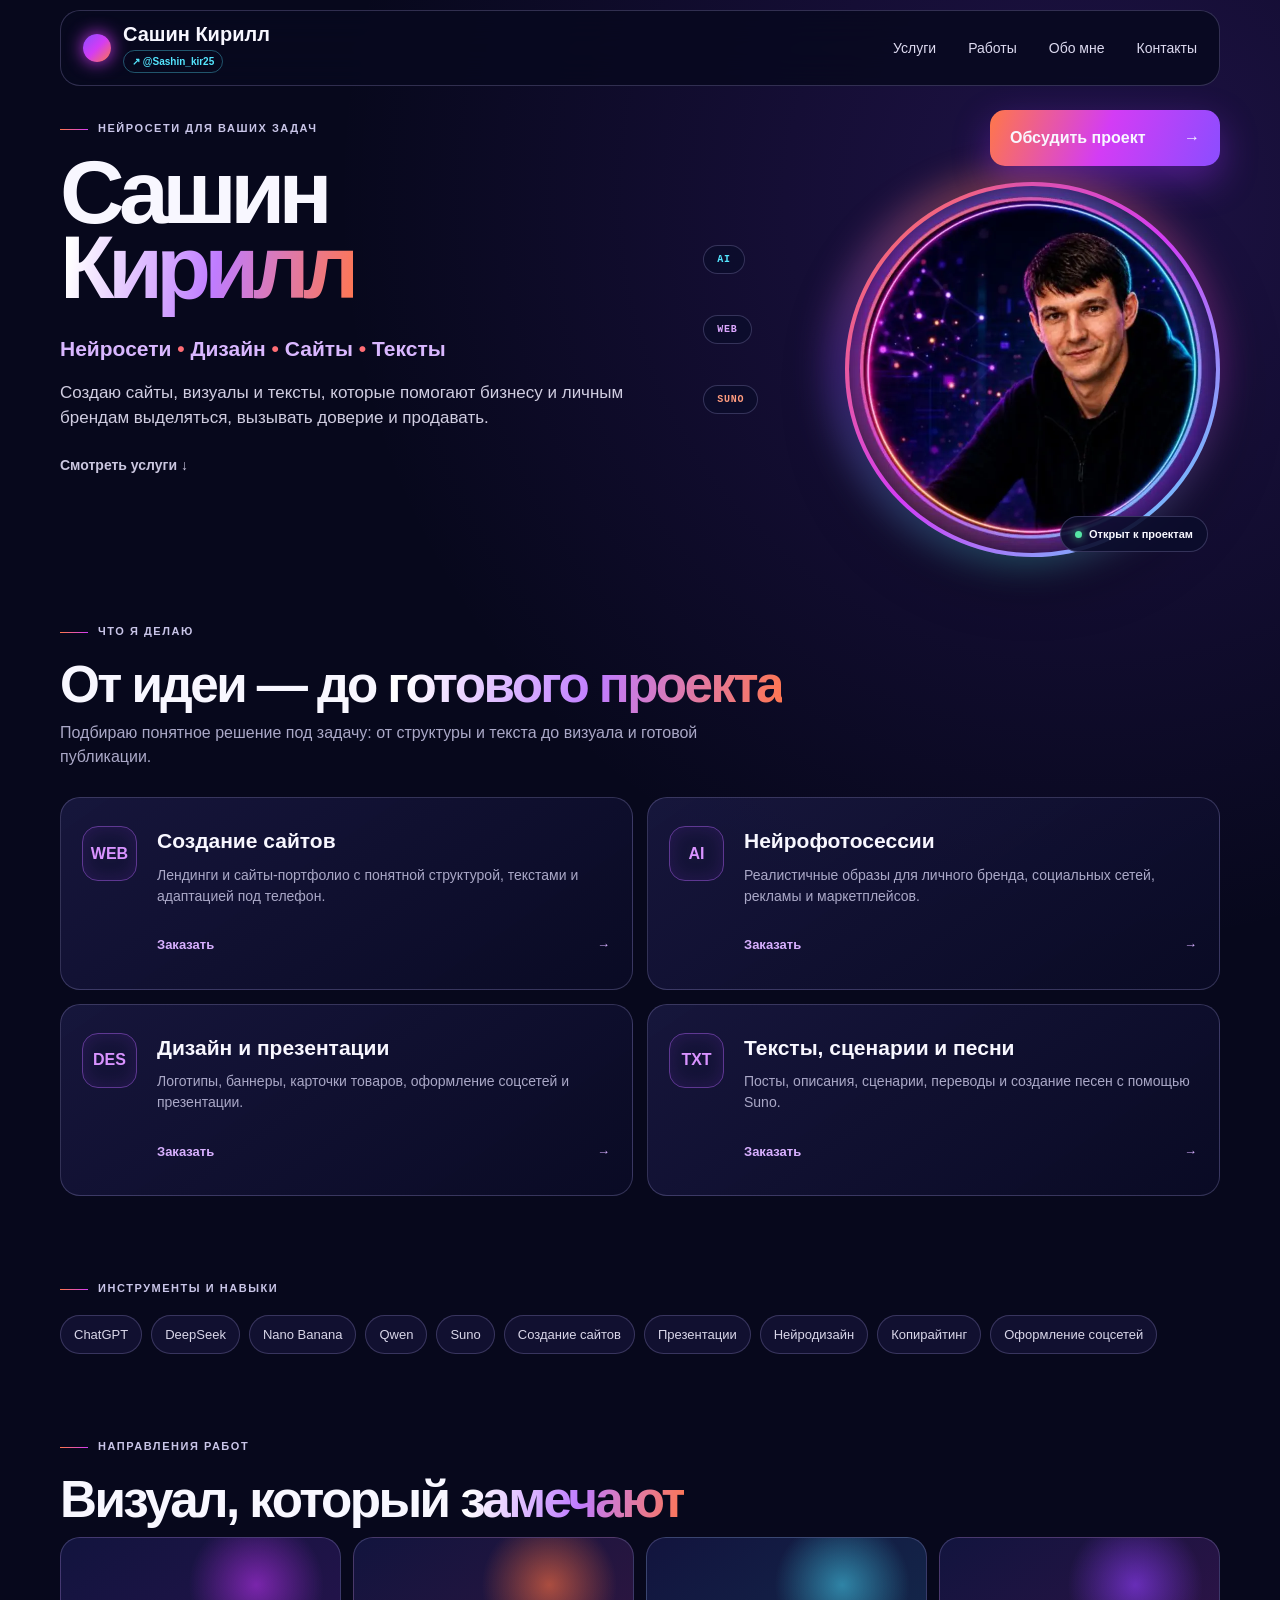
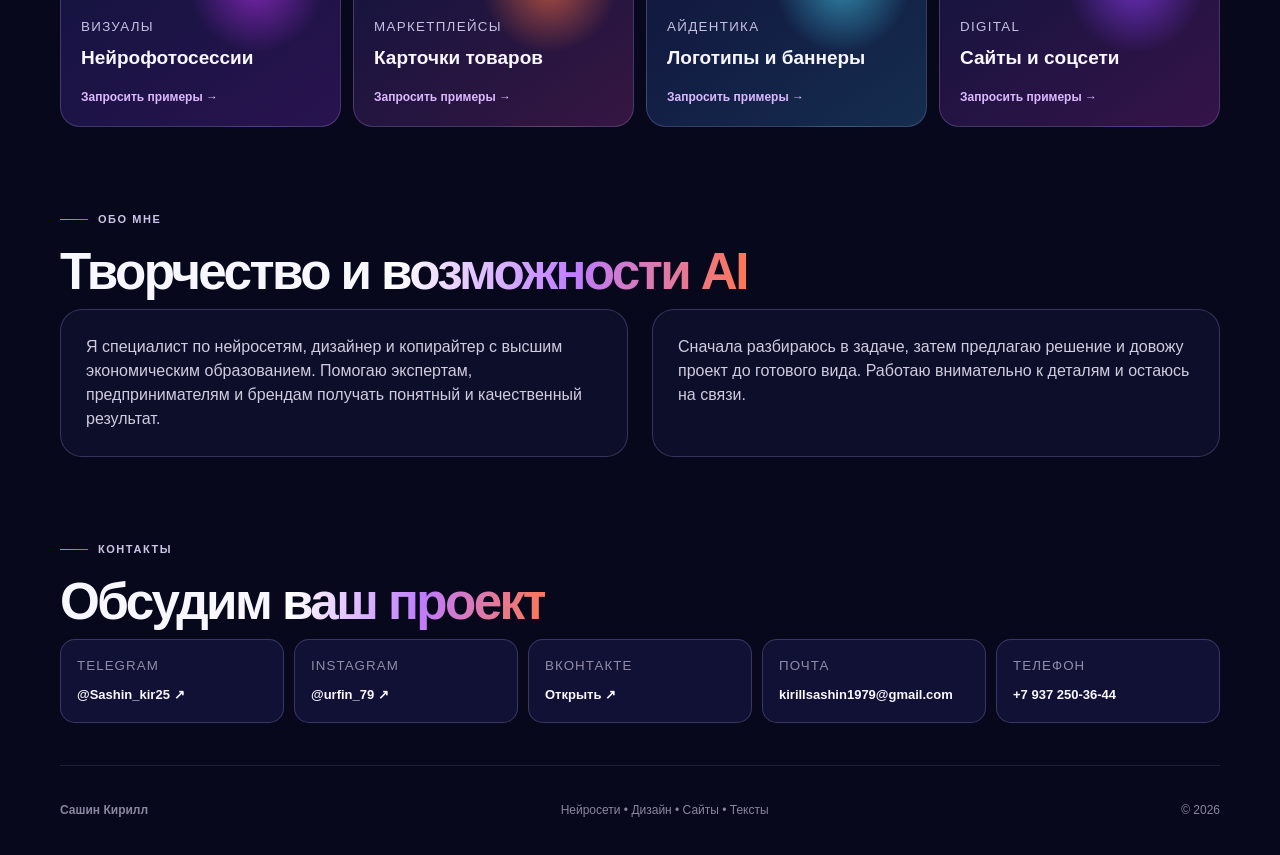
<file: kirill/index.html>
<!doctype html>
<html lang="ru">
<head>
  <meta charset="utf-8">
  <meta name="viewport" content="width=device-width,initial-scale=1">
  <meta name="description" content="Сашин Кирилл — создание сайтов, дизайн, нейрофотосессии, презентации, тексты и песни с помощью нейросетей.">
  <link rel="canonical" href="https://urfin-79.github.io/">
  <title>Сашин Кирилл — нейросети, дизайн и сайты</title>
  <style>
    :root{--bg:#07081c;--panel:#111330;--line:rgba(196,187,255,.22);--text:#f8f7ff;--muted:#aaa8c7;--violet:#8b4dff;--pink:#d33cf5;--orange:#ff7749;--cyan:#55e6ff}
    *{box-sizing:border-box}html{scroll-behavior:smooth}body{margin:0;background:radial-gradient(circle at 85% 8%,rgba(124,58,237,.2),transparent 30%),var(--bg);color:var(--text);font-family:Inter,Arial,sans-serif;line-height:1.5}a{color:inherit;text-decoration:none}.shell{width:min(1160px,calc(100% - 32px));margin:auto}
    header{position:sticky;top:10px;z-index:20;margin-top:10px;height:76px;padding:0 22px;display:flex;align-items:center;justify-content:space-between;border:1px solid var(--line);border-radius:20px;background:rgba(8,9,31,.86);backdrop-filter:blur(18px)}
    .identity{display:flex;align-items:center;gap:12px}.orb{width:28px;height:28px;border-radius:50%;background:linear-gradient(135deg,var(--violet),var(--pink),var(--orange));box-shadow:0 0 18px var(--pink)}.name{font-size:20px;font-weight:800;line-height:1}.tg-mini{display:inline-block;margin-top:6px;padding:3px 8px;border:1px solid rgba(85,230,255,.35);border-radius:999px;color:var(--cyan);font-size:10px;font-weight:700}
    nav{display:flex;gap:32px;color:#dddaf0;font-size:14px}nav a:hover{color:var(--cyan)}
    .hero{min-height:505px;padding:34px 0 24px;display:grid;grid-template-columns:52% 48%;align-items:start}.hero-copy{padding:10px 0}.eyebrow{margin:0 0 18px;color:#c9c5e8;font-size:11px;font-weight:800;letter-spacing:.14em;text-transform:uppercase}.eyebrow:before{content:"";display:inline-block;width:28px;height:1px;margin-right:10px;vertical-align:middle;background:linear-gradient(90deg,var(--orange),var(--pink))}
    h1{margin:0;font-size:clamp(68px,7vw,100px);line-height:.84;letter-spacing:-.075em}h1 span,.gradient{color:transparent;background:linear-gradient(100deg,#fff 5%,#bf7cff 53%,#ff7650);background-clip:text;-webkit-background-clip:text}.roles{margin:28px 0 15px;color:#d9b7ff;font-size:21px;font-weight:800}.roles i{color:#ff6d75;font-style:normal}.lead{max-width:570px;margin:0 0 22px;color:#d0cde1;font-size:17px}.text-link{color:#cac6df;font-size:14px;font-weight:700}
    .hero-visual{position:relative;min-height:440px;display:flex;justify-content:flex-end;padding-top:72px}.portrait-glow{position:absolute;right:0;top:62px;width:390px;height:390px;border-radius:50%;background:conic-gradient(var(--orange),var(--pink),var(--cyan),var(--violet),var(--orange));filter:blur(18px);opacity:.48}.portrait{position:relative;z-index:2;width:375px;height:375px;border-radius:50%;padding:4px;background:linear-gradient(135deg,var(--orange),var(--pink),var(--cyan));box-shadow:0 20px 60px rgba(0,0,0,.4)}.portrait img{width:100%;height:100%;object-fit:cover;border-radius:50%;display:block}.top-cta{position:absolute;z-index:5;right:0;top:0;min-width:230px;padding:16px 20px;display:flex;justify-content:space-between;border-radius:15px;background:linear-gradient(110deg,var(--orange),var(--pink),var(--violet));font-weight:800;box-shadow:0 14px 36px rgba(163,48,255,.38)}.top-cta:hover{transform:translateY(-2px)}
    .chip{position:absolute;z-index:4;left:40px;padding:8px 13px;border:1px solid var(--line);border-radius:999px;background:rgba(12,13,44,.86);font:800 10px monospace;letter-spacing:.08em}.chip.ai{top:135px;color:var(--cyan)}.chip.web{top:205px;color:#dca7ff}.chip.suno{top:275px;color:#ff9b7e}.status{position:absolute;z-index:5;right:12px;bottom:5px;padding:9px 14px;border:1px solid var(--line);border-radius:999px;background:rgba(12,13,44,.9);font-size:11px;font-weight:700}.status:before{content:"";display:inline-block;width:7px;height:7px;margin-right:7px;border-radius:50%;background:#56e7a6;box-shadow:0 0 10px #56e7a6}
    section{padding:42px 0}.section-title{margin:0 0 10px;font-size:clamp(36px,4vw,56px);line-height:1.05;letter-spacing:-.05em}.section-intro{max-width:650px;margin:0 0 28px;color:var(--muted)}
    .services{display:grid;grid-template-columns:repeat(2,1fr);gap:14px}.service{position:relative;min-height:190px;padding:22px 22px 52px 96px;border:1px solid var(--line);border-radius:20px;background:linear-gradient(145deg,rgba(28,27,70,.75),rgba(10,11,38,.85))}.icon{position:absolute;left:21px;top:28px;width:55px;height:55px;display:grid;place-items:center;border:1px solid rgba(185,100,255,.45);border-radius:16px;color:#d993ff;font-weight:900;box-shadow:inset 0 0 18px rgba(169,65,255,.14)}.service h3{margin:5px 0 8px;font-size:21px}.service p{margin:0;color:var(--muted);font-size:14px}.service a{position:absolute;left:96px;right:22px;bottom:17px;color:#d8b0ff;font-size:13px;font-weight:800;display:flex;justify-content:space-between}
    .tools{display:flex;flex-wrap:wrap;gap:9px}.tools span{padding:9px 13px;border:1px solid var(--line);border-radius:999px;background:rgba(31,26,72,.48);color:#d9d6e9;font-size:13px}
    .works{display:grid;grid-template-columns:repeat(4,1fr);gap:12px}.work{min-height:190px;padding:20px;display:flex;flex-direction:column;justify-content:flex-end;border:1px solid var(--line);border-radius:20px;background:radial-gradient(circle at 70% 25%,rgba(197,52,255,.55),transparent 28%),linear-gradient(145deg,#12143e,#29134f)}.work:nth-child(2){background:radial-gradient(circle at 70% 25%,rgba(255,112,64,.62),transparent 28%),linear-gradient(145deg,#12143e,#351641)}.work:nth-child(3){background:radial-gradient(circle at 70% 25%,rgba(73,224,255,.52),transparent 28%),linear-gradient(145deg,#12143e,#142d4e)}.work:nth-child(4){background:radial-gradient(circle at 70% 25%,rgba(146,61,255,.62),transparent 28%),linear-gradient(145deg,#12143e,#351349)}.work small{color:#c6c1df;text-transform:uppercase;letter-spacing:.1em}.work strong{margin:7px 0;font-size:19px}.work b{color:#dcb8ff;font-size:12px}
    .about{display:grid;grid-template-columns:1fr 1fr;gap:24px}.about-card{padding:25px;border:1px solid var(--line);border-radius:22px;background:rgba(18,18,53,.62)}.about-card p{margin:0;color:#cfccdf}.contacts{display:grid;grid-template-columns:repeat(5,1fr);gap:10px}.contact{padding:16px;border:1px solid var(--line);border-radius:15px;background:rgba(24,23,68,.65);overflow-wrap:anywhere}.contact small{display:block;margin-bottom:6px;color:#8f8ba8;text-transform:uppercase;letter-spacing:.08em}.contact b{font-size:13px}
    footer{min-height:90px;display:flex;align-items:center;justify-content:space-between;color:#89869f;font-size:12px;border-top:1px solid rgba(191,184,255,.12)}
    @media(max-width:900px){nav{display:none}.hero{grid-template-columns:1fr;padding-top:30px}.hero-visual{width:min(100%,430px);margin:auto}.services{grid-template-columns:1fr}.works{grid-template-columns:repeat(2,1fr)}.contacts{grid-template-columns:repeat(2,1fr)}}
    @media(max-width:560px){.shell{width:calc(100% - 22px)}header{height:70px;padding:0 12px}.name{font-size:16px}.hero{padding-top:24px}.hero-copy{padding:0}h1{font-size:68px}.roles{font-size:17px}.hero-visual{min-height:350px;padding-top:66px}.portrait-glow{width:280px;height:280px;right:calc(50% - 140px)}.portrait{width:268px;height:268px;margin:auto}.top-cta{right:50%;transform:translateX(50%);min-width:210px;padding:14px 17px}.chip{display:none}.status{right:calc(50% - 125px);bottom:8px}.services,.works,.about,.contacts{grid-template-columns:1fr}.service{padding-left:88px}.service a{left:88px}section{padding:32px 0}.contacts{gap:8px}footer{flex-direction:column;justify-content:center;gap:6px;text-align:center}}
  
    /* Local restoration fixes: navigation, touch targets and narrow screens. */
    html{scroll-padding-top:110px}
    a:focus-visible,summary:focus-visible{outline:3px solid var(--cyan);outline-offset:4px}
    .hero-copy,.hero-visual,.about-card{min-width:0}
    .service{padding-bottom:22px}
    .service a{position:static;margin-top:16px;min-height:44px;align-items:center;gap:12px}
    .work b{margin-top:8px}
    .mobile-menu{display:none;position:relative}
    .mobile-menu summary{width:44px;height:44px;display:grid;place-items:center;cursor:pointer;list-style:none;border:1px solid var(--line);border-radius:12px;background:var(--panel);font-size:23px}
    .mobile-menu summary::-webkit-details-marker{display:none}
    .mobile-menu nav{position:absolute;right:0;top:52px;width:min(260px,calc(100vw - 46px));display:grid;gap:4px;padding:10px;border:1px solid var(--line);border-radius:15px;background:#111330;box-shadow:0 15px 45px rgba(0,0,0,.5)}
    .mobile-menu nav a{display:flex;align-items:center;min-height:44px;padding:10px;border-radius:9px}
    .mobile-menu nav a:hover{background:rgba(139,77,255,.18)}
    @media(max-width:900px){.mobile-menu{display:block}.tg-mini{font-size:12px;min-height:32px;padding:6px 8px}header{height:auto;min-height:76px;padding-top:8px;padding-bottom:8px}}
    @media(max-width:560px){header{min-height:78px}.identity{gap:8px}.top-cta:hover{transform:translateX(50%)}.service a{left:auto}.portrait{max-width:100%;height:auto;aspect-ratio:1}}
    @media(prefers-reduced-motion:reduce){html{scroll-behavior:auto}}
  </style>
</head>
<body>
  <header class="shell">
    <div class="identity"><span class="orb"></span><div><div class="name">Сашин Кирилл</div><a class="tg-mini" href="https://t.me/Sashin_kir25">↗ @Sashin_kir25</a></div></div>
    <nav aria-label="Основное меню"><a href="#services">Услуги</a><a href="#works">Работы</a><a href="#about">Обо мне</a><a href="#contacts">Контакты</a></nav>
    <details class="mobile-menu">
      <summary aria-label="Меню разделов">☰</summary>
      <nav aria-label="Мобильное меню">
        <a href="#services">Услуги</a><a href="#works">Работы</a><a href="#about">Обо мне</a><a href="#contacts">Контакты</a>
        <a href="https://t.me/Sashin_kir25">Написать в Telegram →</a>
      </nav>
    </details>
  </header>
  <main>
    <div class="hero shell">
      <div class="hero-copy"><p class="eyebrow">Нейросети для ваших задач</p><h1>Сашин<br><span>Кирилл</span></h1><p class="roles">Нейросети <i>•</i> Дизайн <i>•</i> Сайты <i>•</i> Тексты</p><p class="lead">Создаю сайты, визуалы и тексты, которые помогают бизнесу и личным брендам выделяться, вызывать доверие и продавать.</p><a class="text-link" href="#services">Смотреть услуги ↓</a></div>
      <div class="hero-visual"><a class="top-cta" href="https://t.me/Sashin_kir25">Обсудить проект <span>→</span></a><div class="portrait-glow"></div><a class="portrait" href="https://t.me/Sashin_kir25"><img src="[data-uri]" alt="Портрет Сашина Кирилла"></a><span class="chip ai">AI</span><span class="chip web">WEB</span><span class="chip suno">SUNO</span><span class="status">Открыт к проектам</span></div>
    </div>
    <section class="shell" id="services"><p class="eyebrow">Что я делаю</p><h2 class="section-title">От идеи — до <span class="gradient">готового проекта</span></h2><p class="section-intro">Подбираю понятное решение под задачу: от структуры и текста до визуала и готовой публикации.</p><div class="services">
      <article class="service"><span class="icon">WEB</span><h3>Создание сайтов</h3><p>Лендинги и сайты-портфолио с понятной структурой, текстами и адаптацией под телефон.</p><a href="https://t.me/Sashin_kir25">Заказать <span>→</span></a></article>
      <article class="service"><span class="icon">AI</span><h3>Нейрофотосессии</h3><p>Реалистичные образы для личного бренда, социальных сетей, рекламы и маркетплейсов.</p><a href="https://t.me/Sashin_kir25">Заказать <span>→</span></a></article>
      <article class="service"><span class="icon">DES</span><h3>Дизайн и презентации</h3><p>Логотипы, баннеры, карточки товаров, оформление соцсетей и презентации.</p><a href="https://t.me/Sashin_kir25">Заказать <span>→</span></a></article>
      <article class="service"><span class="icon">TXT</span><h3>Тексты, сценарии и песни</h3><p>Посты, описания, сценарии, переводы и создание песен с помощью Suno.</p><a href="https://t.me/Sashin_kir25">Заказать <span>→</span></a></article>
    </div></section>
    <section class="shell"><p class="eyebrow">Инструменты и навыки</p><div class="tools"><span>ChatGPT</span><span>DeepSeek</span><span>Nano Banana</span><span>Qwen</span><span>Suno</span><span>Создание сайтов</span><span>Презентации</span><span>Нейродизайн</span><span>Копирайтинг</span><span>Оформление соцсетей</span></div></section>
    <section class="shell" id="works"><p class="eyebrow">Направления работ</p><h2 class="section-title">Визуал, который <span class="gradient">замечают</span></h2><div class="works"><a class="work" href="https://t.me/Sashin_kir25"><small>Визуалы</small><strong>Нейрофотосессии</strong><b>Запросить примеры →</b></a><a class="work" href="https://t.me/Sashin_kir25"><small>Маркетплейсы</small><strong>Карточки товаров</strong><b>Запросить примеры →</b></a><a class="work" href="https://t.me/Sashin_kir25"><small>Айдентика</small><strong>Логотипы и баннеры</strong><b>Запросить примеры →</b></a><a class="work" href="https://t.me/Sashin_kir25"><small>Digital</small><strong>Сайты и соцсети</strong><b>Запросить примеры →</b></a></div></section>
    <section class="shell" id="about"><p class="eyebrow">Обо мне</p><h2 class="section-title">Творчество и <span class="gradient">возможности AI</span></h2><div class="about"><div class="about-card"><p>Я специалист по нейросетям, дизайнер и копирайтер с высшим экономическим образованием. Помогаю экспертам, предпринимателям и брендам получать понятный и качественный результат.</p></div><div class="about-card"><p>Сначала разбираюсь в задаче, затем предлагаю решение и довожу проект до готового вида. Работаю внимательно к деталям и остаюсь на связи.</p></div></div></section>
    <section class="shell" id="contacts"><p class="eyebrow">Контакты</p><h2 class="section-title">Обсудим <span class="gradient">ваш проект</span></h2><div class="contacts"><a class="contact" href="https://t.me/Sashin_kir25"><small>Telegram</small><b>@Sashin_kir25 ↗</b></a><a class="contact" href="https://www.instagram.com/urfin_79"><small>Instagram</small><b>@urfin_79 ↗</b></a><a class="contact" href="https://vk.ru/id331188670"><small>ВКонтакте</small><b>Открыть ↗</b></a><a class="contact" href="mailto:kirillsashin1979@gmail.com"><small>Почта</small><b>kirillsashin1979@gmail.com</b></a><a class="contact" href="tel:+79372503644"><small>Телефон</small><b>+7 937 250-36-44</b></a></div></section>
  </main>
  <footer class="shell"><b>Сашин Кирилл</b><span>Нейросети • Дизайн • Сайты • Тексты</span><span>© 2026</span></footer>
<script>
    document.querySelectorAll('.mobile-menu a').forEach(function(link){
      link.addEventListener('click',function(){link.closest('details').open=false;});
    });
  </script>
</body>
</html>
</file>
